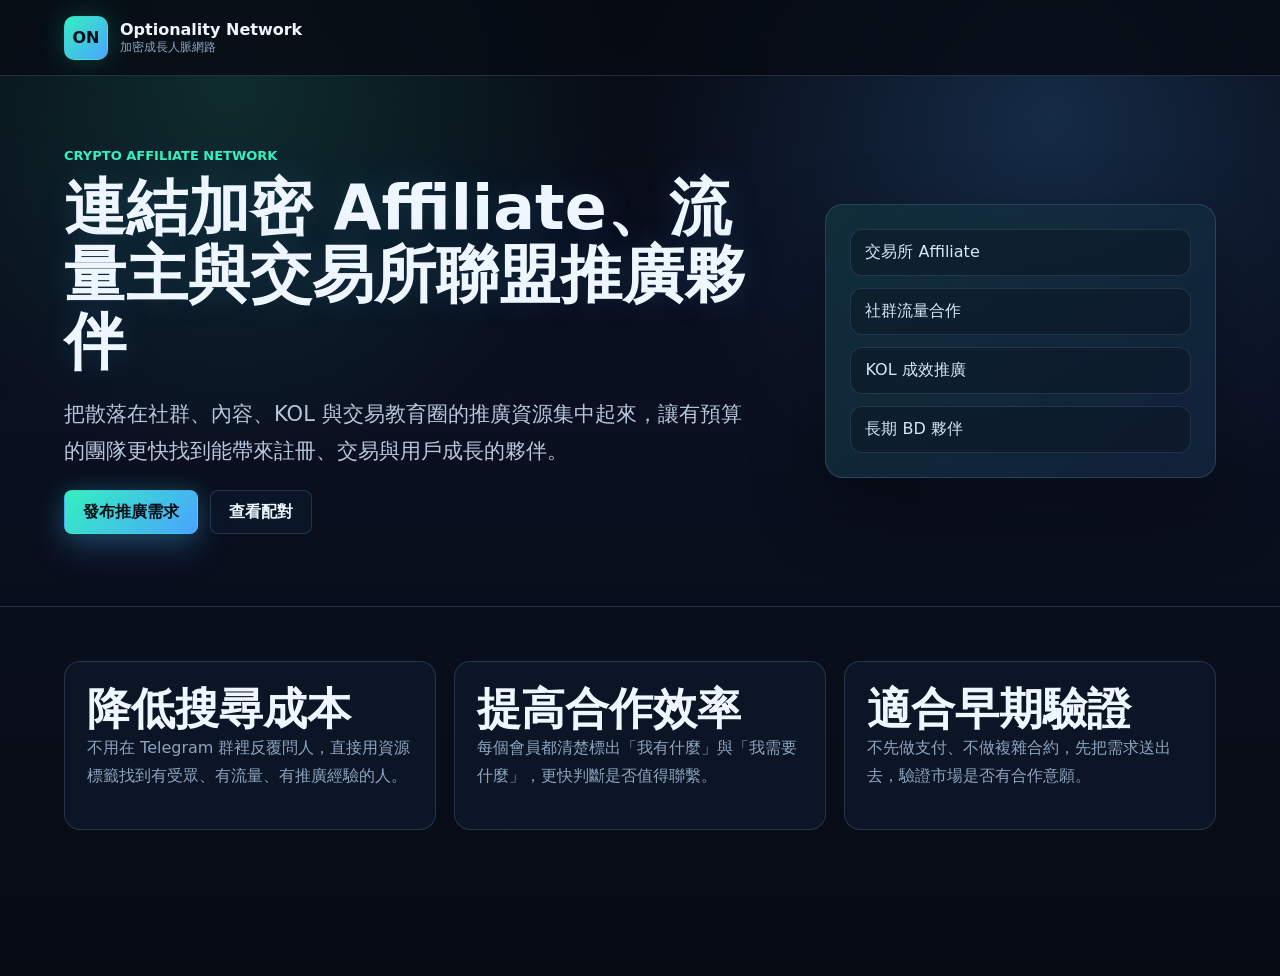
<file: crypto-affiliate-network.html>
<!doctype html>
<html lang="zh-Hant">
  <head>
    <meta charset="UTF-8" />
    <meta name="viewport" content="width=device-width, initial-scale=1.0" />
    <title>加密聯盟推廣與 Affiliate 合作｜Optionality Network</title>
    <meta name="description" content="尋找加密 Affiliate、交易所聯盟推廣、社群流量與成效型合作夥伴？Optionality Network 幫助 Web3 團隊快速連結可轉換的推廣資源。" />
    <meta name="robots" content="index, follow" />
    <link rel="canonical" href="https://btc2049.github.io/optionality-network/crypto-affiliate-network.html" />
    <link rel="stylesheet" href="./styles.css" />
    <link rel="stylesheet" href="./seo.css" />
  </head>
  <body>
    <header class="topbar">
      <a class="brand" href="./index.html#home"><span class="brand-mark">ON</span><span><strong>Optionality Network</strong><small>加密成長人脈網路</small></span></a>
      <nav><a href="./index.html#members">會員探索</a><a href="./index.html#matches">智能配對</a><a href="./index.html#opportunities">發布需求</a></nav>
    </header>
    <main class="seo-main">
      <section class="seo-hero">
        <div>
          <p class="eyebrow">Crypto Affiliate Network</p>
          <h1>連結加密 Affiliate、流量主與交易所聯盟推廣夥伴</h1>
          <p class="subheadline">把散落在社群、內容、KOL 與交易教育圈的推廣資源集中起來，讓有預算的團隊更快找到能帶來註冊、交易與用戶成長的夥伴。</p>
          <div class="hero-actions"><a class="button primary" href="./index.html#opportunities">發布推廣需求</a><a class="button secondary" href="./index.html#matches">查看配對</a></div>
        </div>
        <aside class="seo-panel"><ul><li>交易所 Affiliate</li><li>社群流量合作</li><li>KOL 成效推廣</li><li>長期 BD 夥伴</li></ul></aside>
      </section>
      <section class="seo-section">
        <div class="seo-grid">
          <article class="seo-card"><h2>降低搜尋成本</h2><p>不用在 Telegram 群裡反覆問人，直接用資源標籤找到有受眾、有流量、有推廣經驗的人。</p></article>
          <article class="seo-card"><h2>提高合作效率</h2><p>每個會員都清楚標出「我有什麼」與「我需要什麼」，更快判斷是否值得聯繫。</p></article>
          <article class="seo-card"><h2>適合早期驗證</h2><p>不先做支付、不做複雜合約，先把需求送出去，驗證市場是否有合作意願。</p></article>
        </div>
      </section>
    </main>
  </body>
</html>
</file>
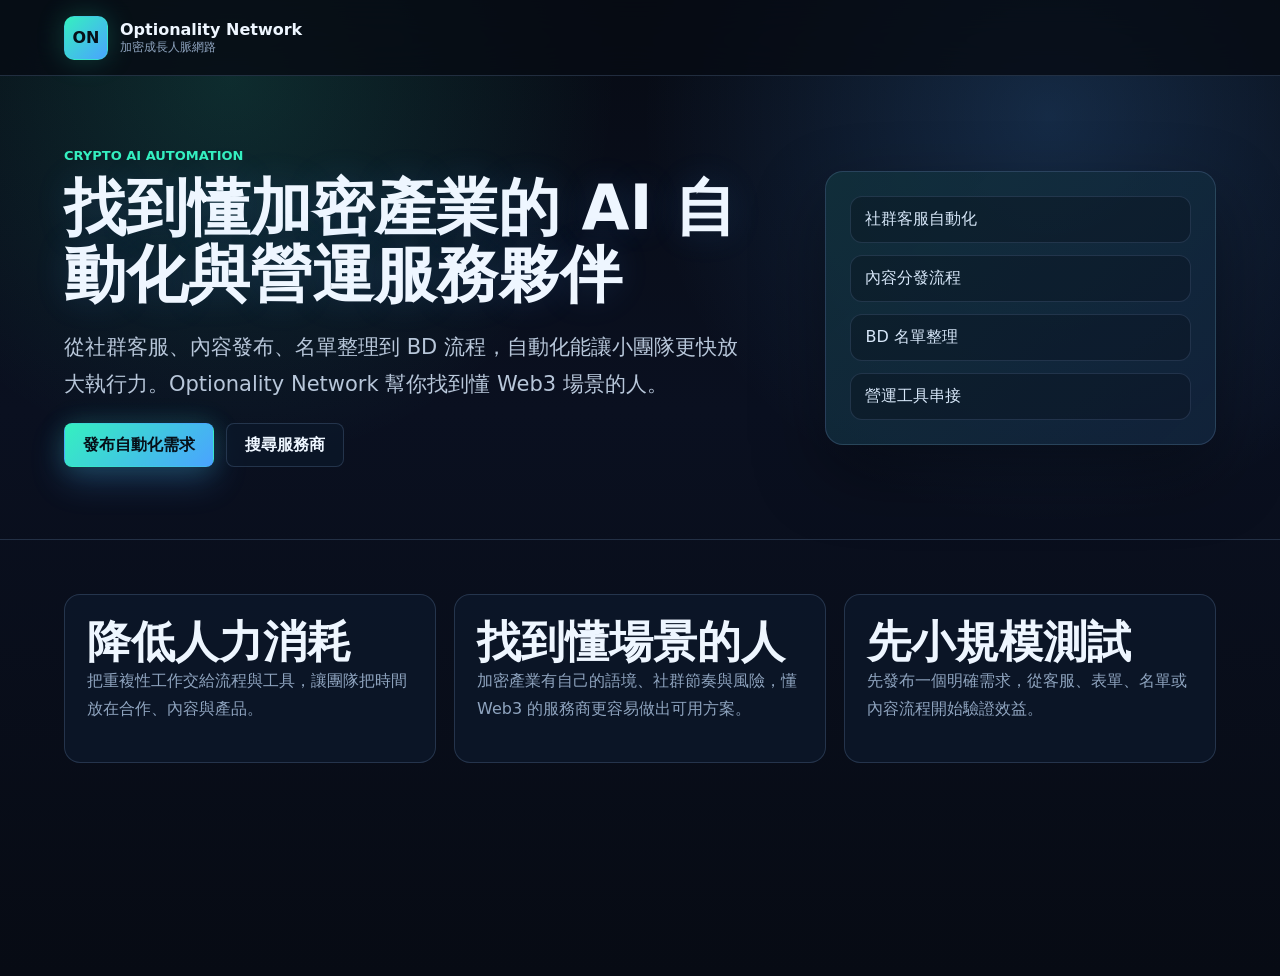
<file: crypto-ai-automation.html>
<!doctype html>
<html lang="zh-Hant">
  <head>
    <meta charset="UTF-8" />
    <meta name="viewport" content="width=device-width, initial-scale=1.0" />
    <title>加密團隊 AI 自動化服務｜Optionality Network</title>
    <meta name="description" content="尋找加密社群客服、內容分發、BD 名單整理、營運流程與 AI 自動化服務商？Optionality Network 幫助 Web3 團隊找到合適服務夥伴。" />
    <meta name="robots" content="index, follow" />
    <link rel="canonical" href="https://btc2049.github.io/optionality-network/crypto-ai-automation.html" />
    <link rel="stylesheet" href="./styles.css" />
    <link rel="stylesheet" href="./seo.css" />
  </head>
  <body>
    <header class="topbar">
      <a class="brand" href="./index.html#home"><span class="brand-mark">ON</span><span><strong>Optionality Network</strong><small>加密成長人脈網路</small></span></a>
      <nav><a href="./index.html#members">會員探索</a><a href="./index.html#matches">智能配對</a><a href="./index.html#opportunities">發布需求</a></nav>
    </header>
    <main class="seo-main">
      <section class="seo-hero">
        <div>
          <p class="eyebrow">Crypto AI Automation</p>
          <h1>找到懂加密產業的 AI 自動化與營運服務夥伴</h1>
          <p class="subheadline">從社群客服、內容發布、名單整理到 BD 流程，自動化能讓小團隊更快放大執行力。Optionality Network 幫你找到懂 Web3 場景的人。</p>
          <div class="hero-actions"><a class="button primary" href="./index.html#opportunities">發布自動化需求</a><a class="button secondary" href="./index.html#members">搜尋服務商</a></div>
        </div>
        <aside class="seo-panel"><ul><li>社群客服自動化</li><li>內容分發流程</li><li>BD 名單整理</li><li>營運工具串接</li></ul></aside>
      </section>
      <section class="seo-section">
        <div class="seo-grid">
          <article class="seo-card"><h2>降低人力消耗</h2><p>把重複性工作交給流程與工具，讓團隊把時間放在合作、內容與產品。</p></article>
          <article class="seo-card"><h2>找到懂場景的人</h2><p>加密產業有自己的語境、社群節奏與風險，懂 Web3 的服務商更容易做出可用方案。</p></article>
          <article class="seo-card"><h2>先小規模測試</h2><p>先發布一個明確需求，從客服、表單、名單或內容流程開始驗證效益。</p></article>
        </div>
      </section>
    </main>
  </body>
</html>
</file>
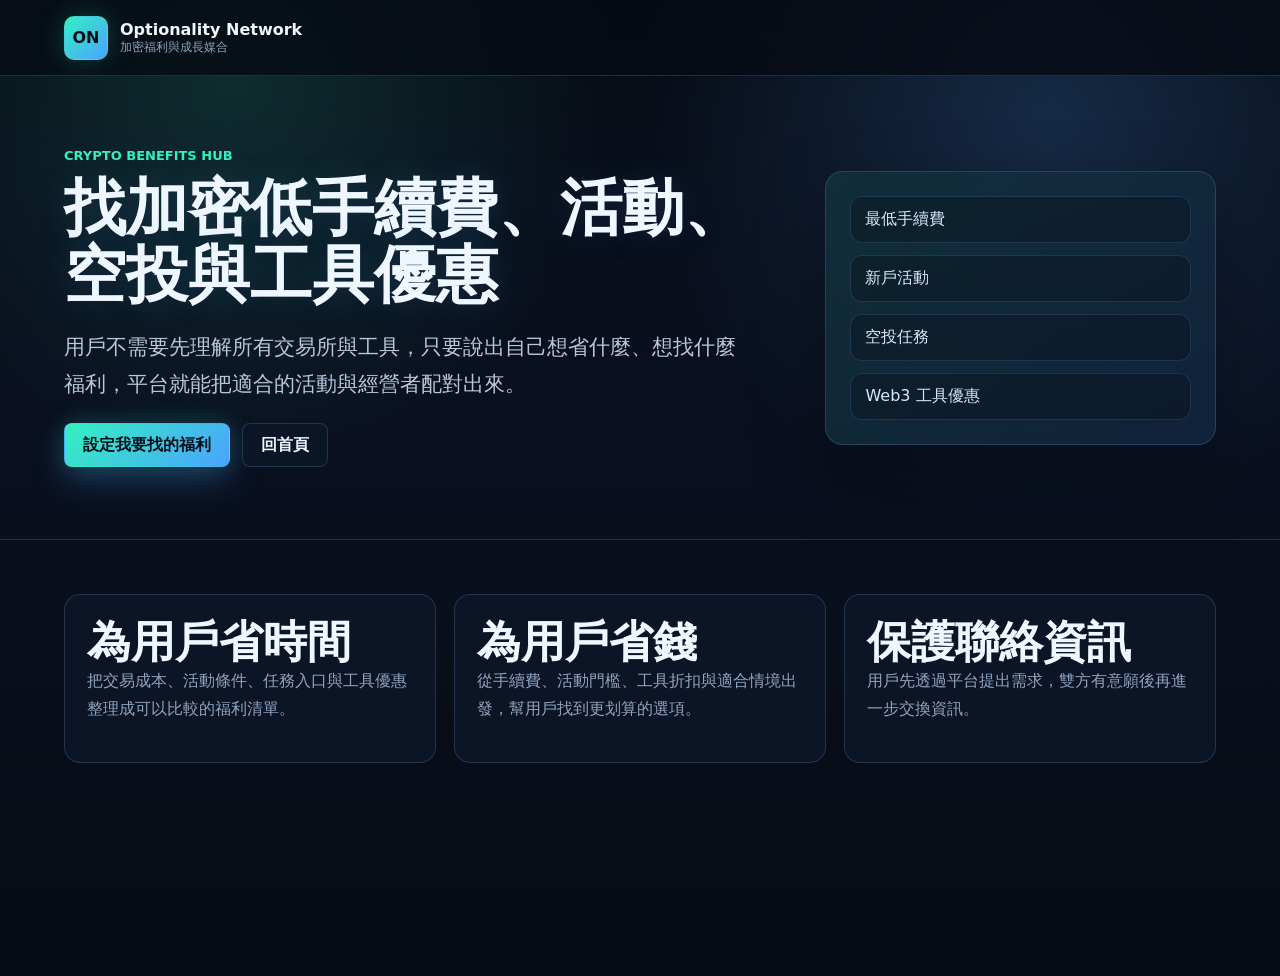
<file: crypto-benefits-hub.html>
<!doctype html>
<html lang="zh-Hant">
  <head>
    <meta charset="UTF-8" />
    <meta name="viewport" content="width=device-width, initial-scale=1.0" />
    <title>加密福利中心｜低手續費、活動、空投與工具優惠</title>
    <meta name="description" content="Crypto Benefits Hub 幫用戶尋找加密交易低手續費、交易所活動、新戶福利、空投任務與 Web3 工具優惠，並透過平台媒合適合的經營者。" />
    <meta name="robots" content="index, follow" />
    <link rel="canonical" href="https://btc2049.github.io/optionality-network/crypto-benefits-hub.html" />
    <link rel="stylesheet" href="./styles.css" />
    <link rel="stylesheet" href="./seo.css" />
  </head>
  <body>
    <header class="topbar">
      <a class="brand" href="./index.html#home"><span class="brand-mark">ON</span><span><strong>Optionality Network</strong><small>加密福利與成長媒合</small></span></a>
      <nav><a href="./index.html#benefits">加密福利</a><a href="./index.html#members">經營者配對</a><a href="./index.html#home">身份選擇</a></nav>
    </header>
    <main class="seo-main">
      <section class="seo-hero">
        <div>
          <p class="eyebrow">Crypto Benefits Hub</p>
          <h1>找加密低手續費、活動、空投與工具優惠</h1>
          <p class="subheadline">用戶不需要先理解所有交易所與工具，只要說出自己想省什麼、想找什麼福利，平台就能把適合的活動與經營者配對出來。</p>
          <div class="hero-actions"><a class="button primary" href="./index.html#benefits">設定我要找的福利</a><a class="button secondary" href="./index.html#home">回首頁</a></div>
        </div>
        <aside class="seo-panel"><ul><li>最低手續費</li><li>新戶活動</li><li>空投任務</li><li>Web3 工具優惠</li></ul></aside>
      </section>
      <section class="seo-section">
        <div class="seo-grid">
          <article class="seo-card"><h2>為用戶省時間</h2><p>把交易成本、活動條件、任務入口與工具優惠整理成可以比較的福利清單。</p></article>
          <article class="seo-card"><h2>為用戶省錢</h2><p>從手續費、活動門檻、工具折扣與適合情境出發，幫用戶找到更划算的選項。</p></article>
          <article class="seo-card"><h2>保護聯絡資訊</h2><p>用戶先透過平台提出需求，雙方有意願後再進一步交換資訊。</p></article>
        </div>
      </section>
    </main>
  </body>
</html>
</file>
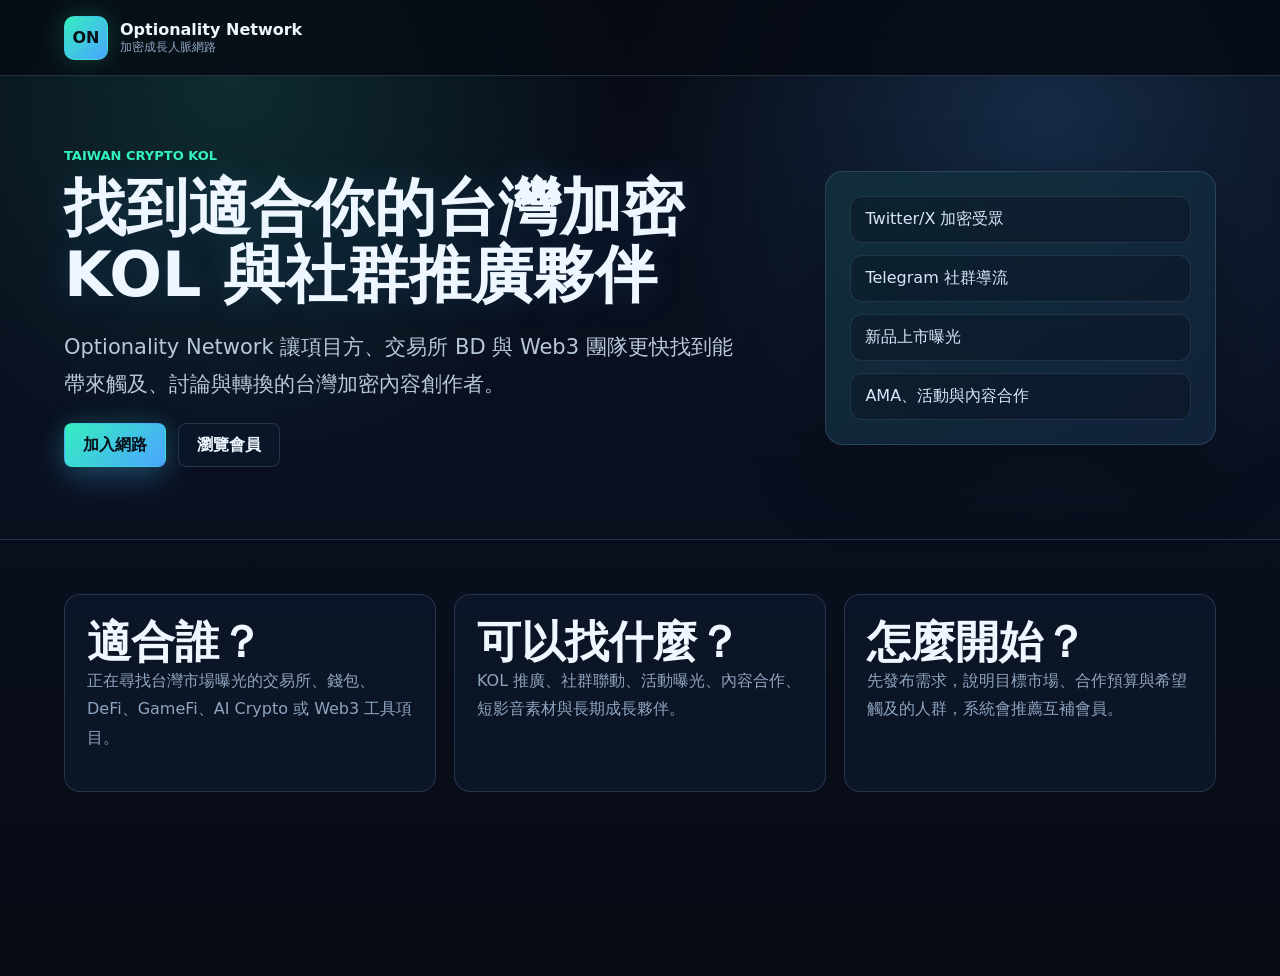
<file: taiwan-crypto-kol.html>
<!doctype html>
<html lang="zh-Hant">
  <head>
    <meta charset="UTF-8" />
    <meta name="viewport" content="width=device-width, initial-scale=1.0" />
    <title>台灣加密 KOL 合作｜Optionality Network</title>
    <meta name="description" content="尋找台灣加密 KOL、Twitter/X 受眾與 Telegram 社群合作？Optionality Network 幫助 Web3 項目方快速找到適合的加密推廣夥伴。" />
    <meta name="robots" content="index, follow" />
    <link rel="canonical" href="https://btc2049.github.io/optionality-network/taiwan-crypto-kol.html" />
    <meta property="og:title" content="台灣加密 KOL 合作｜Optionality Network" />
    <meta property="og:description" content="找到台灣加密 KOL、社群主與內容推廣夥伴，讓項目上市、活動曝光與社群成長更快啟動。" />
    <link rel="stylesheet" href="./styles.css" />
    <link rel="stylesheet" href="./seo.css" />
    <script type="application/ld+json">
      {"@context":"https://schema.org","@type":"WebPage","name":"台灣加密 KOL 合作","url":"https://btc2049.github.io/optionality-network/taiwan-crypto-kol.html","inLanguage":"zh-Hant-TW"}
    </script>
  </head>
  <body>
    <header class="topbar">
      <a class="brand" href="./index.html#home"><span class="brand-mark">ON</span><span><strong>Optionality Network</strong><small>加密成長人脈網路</small></span></a>
      <nav><a href="./index.html#members">會員探索</a><a href="./index.html#matches">智能配對</a><a href="./index.html#opportunities">發布需求</a></nav>
    </header>
    <main class="seo-main">
      <section class="seo-hero">
        <div>
          <p class="eyebrow">Taiwan Crypto KOL</p>
          <h1>找到適合你的台灣加密 KOL 與社群推廣夥伴</h1>
          <p class="subheadline">Optionality Network 讓項目方、交易所 BD 與 Web3 團隊更快找到能帶來觸及、討論與轉換的台灣加密內容創作者。</p>
          <div class="hero-actions"><a class="button primary" href="./index.html#quick-start">加入網路</a><a class="button secondary" href="./index.html#members">瀏覽會員</a></div>
        </div>
        <aside class="seo-panel">
          <ul>
            <li>Twitter/X 加密受眾</li>
            <li>Telegram 社群導流</li>
            <li>新品上市曝光</li>
            <li>AMA、活動與內容合作</li>
          </ul>
        </aside>
      </section>
      <section class="seo-section">
        <div class="seo-grid">
          <article class="seo-card"><h2>適合誰？</h2><p>正在尋找台灣市場曝光的交易所、錢包、DeFi、GameFi、AI Crypto 或 Web3 工具項目。</p></article>
          <article class="seo-card"><h2>可以找什麼？</h2><p>KOL 推廣、社群聯動、活動曝光、內容合作、短影音素材與長期成長夥伴。</p></article>
          <article class="seo-card"><h2>怎麼開始？</h2><p>先發布需求，說明目標市場、合作預算與希望觸及的人群，系統會推薦互補會員。</p></article>
        </div>
      </section>
    </main>
  </body>
</html>
</file>
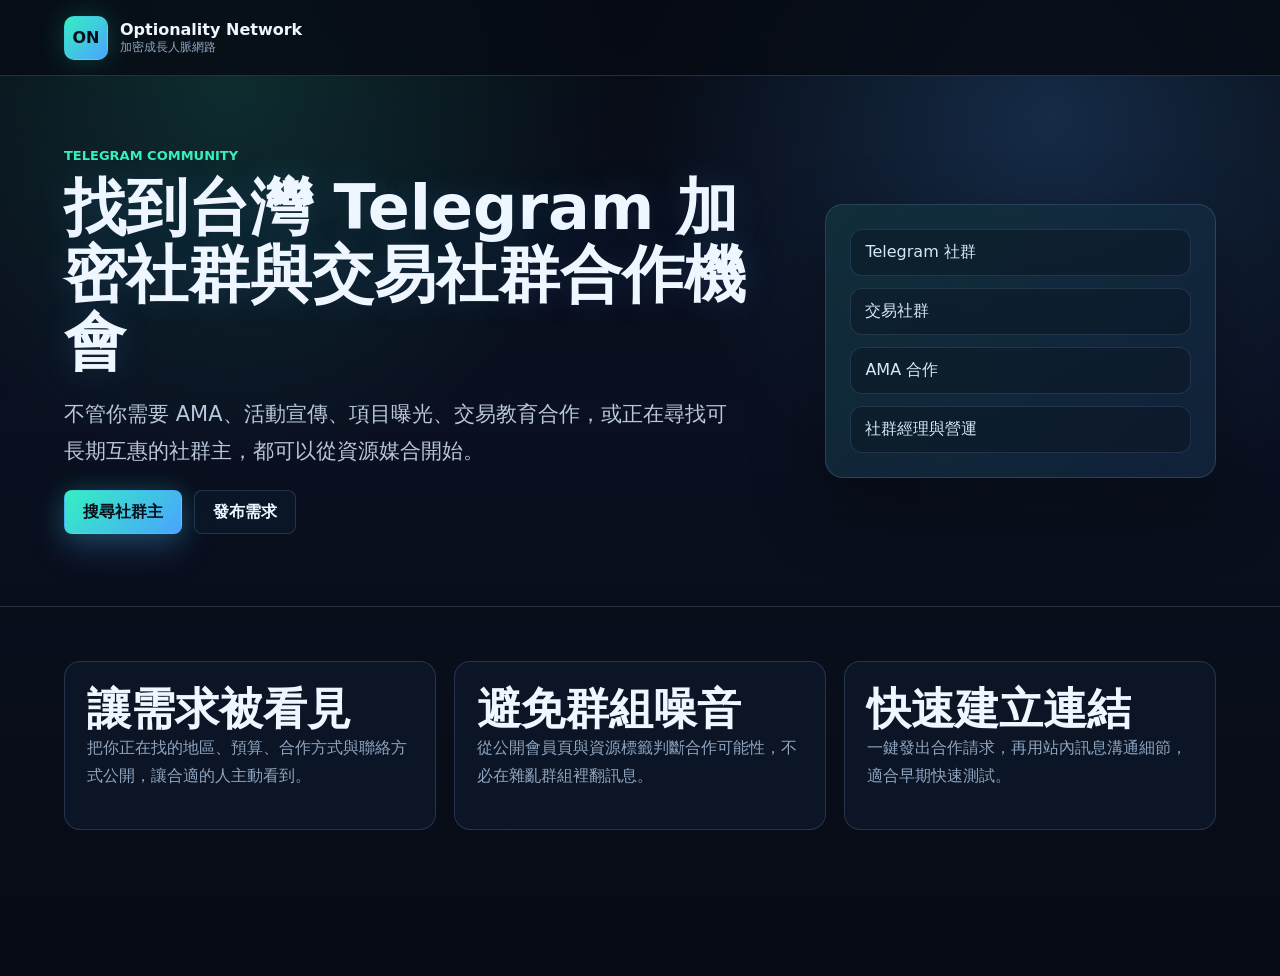
<file: telegram-crypto-community.html>
<!doctype html>
<html lang="zh-Hant">
  <head>
    <meta charset="UTF-8" />
    <meta name="viewport" content="width=device-width, initial-scale=1.0" />
    <title>Telegram 加密社群合作｜Optionality Network</title>
    <meta name="description" content="尋找台灣 Telegram 加密社群、交易社群與 Web3 社群合作？Optionality Network 幫助項目方快速找到能互相導流與推廣的社群主。" />
    <meta name="robots" content="index, follow" />
    <link rel="canonical" href="https://btc2049.github.io/optionality-network/telegram-crypto-community.html" />
    <link rel="stylesheet" href="./styles.css" />
    <link rel="stylesheet" href="./seo.css" />
  </head>
  <body>
    <header class="topbar">
      <a class="brand" href="./index.html#home"><span class="brand-mark">ON</span><span><strong>Optionality Network</strong><small>加密成長人脈網路</small></span></a>
      <nav><a href="./index.html#members">會員探索</a><a href="./index.html#opportunities">發布需求</a><a href="./index.html#quick-start">加入</a></nav>
    </header>
    <main class="seo-main">
      <section class="seo-hero">
        <div>
          <p class="eyebrow">Telegram Community</p>
          <h1>找到台灣 Telegram 加密社群與交易社群合作機會</h1>
          <p class="subheadline">不管你需要 AMA、活動宣傳、項目曝光、交易教育合作，或正在尋找可長期互惠的社群主，都可以從資源媒合開始。</p>
          <div class="hero-actions"><a class="button primary" href="./index.html#members">搜尋社群主</a><a class="button secondary" href="./index.html#opportunities">發布需求</a></div>
        </div>
        <aside class="seo-panel"><ul><li>Telegram 社群</li><li>交易社群</li><li>AMA 合作</li><li>社群經理與營運</li></ul></aside>
      </section>
      <section class="seo-section">
        <div class="seo-grid">
          <article class="seo-card"><h2>讓需求被看見</h2><p>把你正在找的地區、預算、合作方式與聯絡方式公開，讓合適的人主動看到。</p></article>
          <article class="seo-card"><h2>避免群組噪音</h2><p>從公開會員頁與資源標籤判斷合作可能性，不必在雜亂群組裡翻訊息。</p></article>
          <article class="seo-card"><h2>快速建立連結</h2><p>一鍵發出合作請求，再用站內訊息溝通細節，適合早期快速測試。</p></article>
        </div>
      </section>
    </main>
  </body>
</html>
</file>
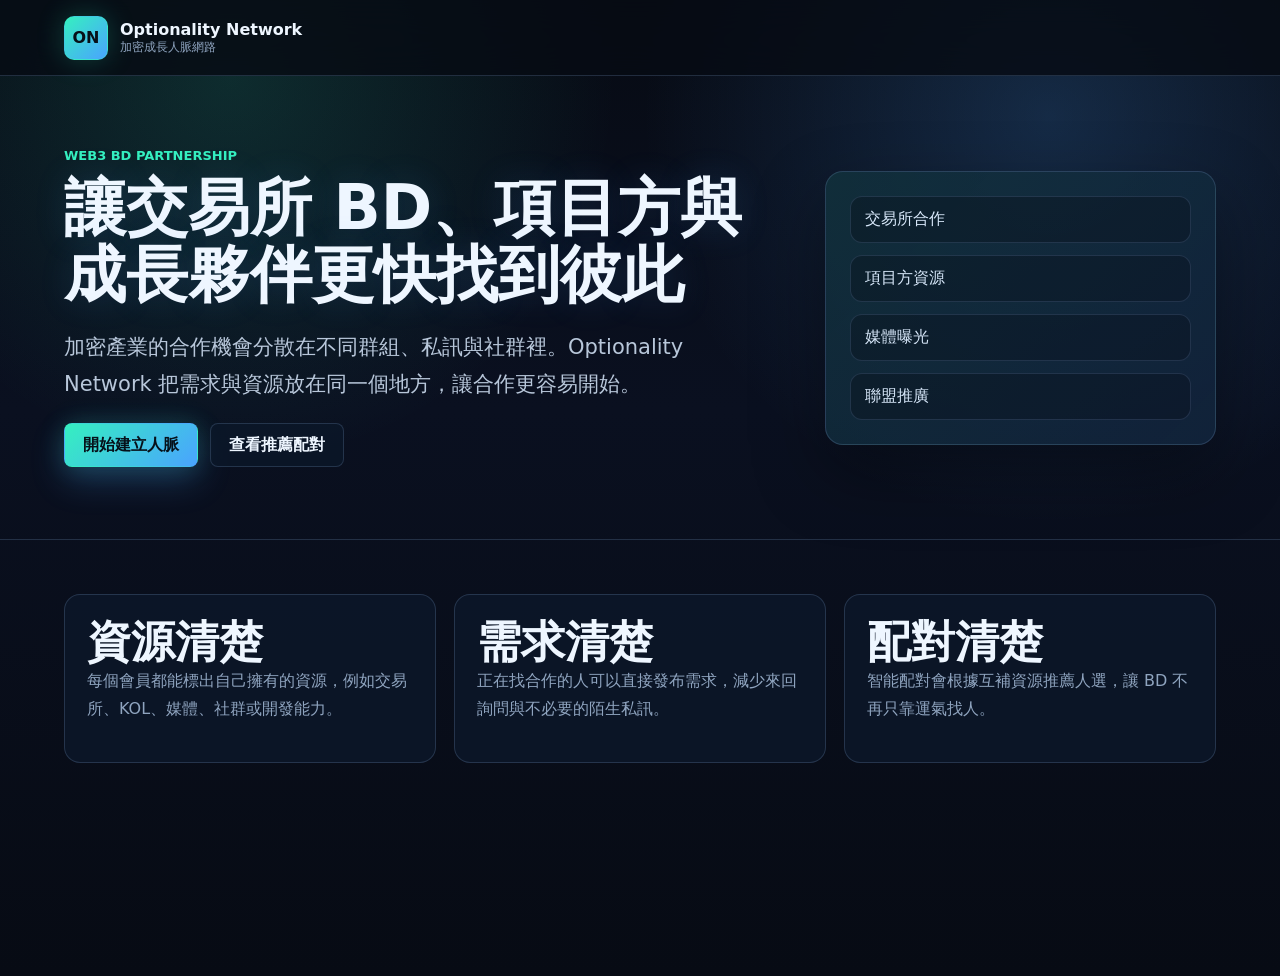
<file: web3-bd-partnership.html>
<!doctype html>
<html lang="zh-Hant">
  <head>
    <meta charset="UTF-8" />
    <meta name="viewport" content="width=device-width, initial-scale=1.0" />
    <title>Web3 BD 與加密商務合作｜Optionality Network</title>
    <meta name="description" content="尋找 Web3 BD、交易所合作、項目方資源、媒體曝光與社群推廣夥伴？Optionality Network 幫助加密產業快速建立合作連結。" />
    <meta name="robots" content="index, follow" />
    <link rel="canonical" href="https://btc2049.github.io/optionality-network/web3-bd-partnership.html" />
    <link rel="stylesheet" href="./styles.css" />
    <link rel="stylesheet" href="./seo.css" />
  </head>
  <body>
    <header class="topbar">
      <a class="brand" href="./index.html#home"><span class="brand-mark">ON</span><span><strong>Optionality Network</strong><small>加密成長人脈網路</small></span></a>
      <nav><a href="./index.html#matches">智能配對</a><a href="./index.html#members">會員探索</a><a href="./index.html#opportunities">發布需求</a></nav>
    </header>
    <main class="seo-main">
      <section class="seo-hero">
        <div>
          <p class="eyebrow">Web3 BD Partnership</p>
          <h1>讓交易所 BD、項目方與成長夥伴更快找到彼此</h1>
          <p class="subheadline">加密產業的合作機會分散在不同群組、私訊與社群裡。Optionality Network 把需求與資源放在同一個地方，讓合作更容易開始。</p>
          <div class="hero-actions"><a class="button primary" href="./index.html#quick-start">開始建立人脈</a><a class="button secondary" href="./index.html#matches">查看推薦配對</a></div>
        </div>
        <aside class="seo-panel"><ul><li>交易所合作</li><li>項目方資源</li><li>媒體曝光</li><li>聯盟推廣</li></ul></aside>
      </section>
      <section class="seo-section">
        <div class="seo-grid">
          <article class="seo-card"><h2>資源清楚</h2><p>每個會員都能標出自己擁有的資源，例如交易所、KOL、媒體、社群或開發能力。</p></article>
          <article class="seo-card"><h2>需求清楚</h2><p>正在找合作的人可以直接發布需求，減少來回詢問與不必要的陌生私訊。</p></article>
          <article class="seo-card"><h2>配對清楚</h2><p>智能配對會根據互補資源推薦人選，讓 BD 不再只靠運氣找人。</p></article>
        </div>
      </section>
    </main>
  </body>
</html>
</file>
<file: styles.css>
:root {
  color-scheme: dark;
  --ink: #eef6ff;
  --muted: #8fa4bf;
  --line: rgba(130, 162, 207, 0.22);
  --soft: #0b1220;
  --panel: rgba(13, 24, 42, 0.82);
  --panel-strong: rgba(18, 32, 55, 0.94);
  --blue: #4aa3ff;
  --green: #35f0c0;
  --amber: #ffd166;
  --red: #ff5c7a;
  --shadow: 0 28px 70px rgba(0, 0, 0, 0.36);
}

* {
  box-sizing: border-box;
}

html {
  scroll-behavior: smooth;
  background: #070b14;
}

body {
  margin: 0;
  color: var(--ink);
  background:
    radial-gradient(circle at 18% 8%, rgba(53, 240, 192, 0.14), transparent 28%),
    radial-gradient(circle at 82% 12%, rgba(74, 163, 255, 0.2), transparent 30%),
    linear-gradient(180deg, #070b14 0%, #0a1020 42%, #070b14 100%);
  font-family: "Microsoft JhengHei", "PingFang TC", "Noto Sans TC", system-ui, sans-serif;
}

body::before {
  position: fixed;
  inset: 0;
  z-index: -1;
  content: "";
  background-image:
    linear-gradient(rgba(143, 164, 191, 0.06) 1px, transparent 1px),
    linear-gradient(90deg, rgba(143, 164, 191, 0.06) 1px, transparent 1px);
  background-size: 44px 44px;
  mask-image: linear-gradient(to bottom, rgba(0, 0, 0, 0.9), transparent 82%);
}

a {
  color: inherit;
  text-decoration: none;
}

button,
input,
select,
textarea {
  font: inherit;
}

.topbar {
  position: sticky;
  top: 0;
  z-index: 40;
  display: flex;
  align-items: center;
  justify-content: space-between;
  gap: 24px;
  min-height: 76px;
  padding: 12px clamp(18px, 5vw, 64px);
  border-bottom: 1px solid var(--line);
  background: rgba(7, 11, 20, 0.82);
  backdrop-filter: blur(18px);
}

.brand {
  display: flex;
  align-items: center;
  gap: 12px;
  min-width: 232px;
}

.brand-mark {
  display: grid;
  place-items: center;
  width: 44px;
  height: 44px;
  border: 1px solid rgba(53, 240, 192, 0.35);
  border-radius: 10px;
  color: #071018;
  background: linear-gradient(135deg, var(--green), var(--blue));
  box-shadow: 0 0 28px rgba(53, 240, 192, 0.22);
  font-weight: 900;
}

.brand small {
  display: block;
  color: var(--muted);
  font-size: 12px;
}

.primary-nav {
  display: flex;
  align-items: center;
  justify-content: center;
  gap: 4px;
  min-width: 0;
  margin-left: auto;
}

.primary-nav a {
  display: none;
  min-height: 40px;
  align-items: center;
  justify-content: center;
  padding: 0 13px;
  border-radius: 8px;
  color: #bfd0e6;
  font-size: 14px;
  font-weight: 800;
  white-space: nowrap;
}

body[data-audience="user"] .primary-nav a[data-audience="user"],
body[data-audience="operator"] .primary-nav a[data-audience="operator"] {
  display: inline-flex;
}

.primary-nav a:hover,
.primary-nav a.active {
  color: var(--green);
  background: rgba(53, 240, 192, 0.09);
}

nav {
  position: absolute;
  top: calc(100% + 12px);
  right: clamp(16px, 4vw, 44px);
  z-index: 50;
  display: none;
  width: min(340px, calc(100vw - 32px));
  grid-template-columns: 1fr;
  gap: 6px;
  padding: 12px;
  border: 1px solid rgba(53, 240, 192, 0.2);
  border-radius: 16px;
  color: #bfd0e6;
  background: rgba(7, 14, 26, 0.98);
  box-shadow: 0 24px 60px rgba(0, 0, 0, 0.36);
  backdrop-filter: blur(18px);
  font-size: 14px;
  font-weight: 800;
}

nav a {
  display: block;
  padding: 12px 14px;
  border-radius: 12px;
  transition: color 0.2s ease;
}

nav a.audience-hidden {
  display: none;
}

nav a:hover {
  color: var(--green);
  background: rgba(53, 240, 192, 0.08);
}

nav a.active {
  color: var(--green);
  background: rgba(53, 240, 192, 0.1);
}

nav a.active::after {
  display: none;
}

body.nav-open nav {
  display: grid;
}

.menu-button {
  display: inline-grid;
  place-items: center;
  gap: 5px;
  width: 48px;
  height: 48px;
  margin-left: auto;
  border: 1px solid var(--line);
  border-radius: 12px;
  background: rgba(10, 24, 43, 0.86);
  box-shadow: 0 0 24px rgba(53, 240, 192, 0.08);
  cursor: pointer;
}

.menu-button span {
  display: block;
  width: 20px;
  height: 2px;
  border-radius: 999px;
  background: var(--ink);
  transition: transform 0.2s ease, opacity 0.2s ease;
}

body.nav-open .menu-button span:nth-child(1) {
  transform: translateY(7px) rotate(45deg);
}

body.nav-open .menu-button span:nth-child(2) {
  opacity: 0;
}

body.nav-open .menu-button span:nth-child(3) {
  transform: translateY(-7px) rotate(-45deg);
}

.hidden {
  display: none !important;
}

.button {
  display: inline-flex;
  align-items: center;
  justify-content: center;
  min-height: 44px;
  padding: 0 18px;
  border: 1px solid transparent;
  border-radius: 8px;
  cursor: pointer;
  font-weight: 900;
  transition: transform 0.2s ease, box-shadow 0.2s ease, border-color 0.2s ease;
}

.button.primary {
  color: #061019;
  background: linear-gradient(135deg, var(--green), var(--blue));
  box-shadow: 0 14px 34px rgba(74, 163, 255, 0.24), 0 0 26px rgba(53, 240, 192, 0.18);
}

.button.secondary,
.button.ghost {
  color: var(--ink);
  background: rgba(12, 24, 42, 0.72);
  border-color: var(--line);
}

.button.ghost {
  color: var(--muted);
}

.button:hover {
  border-color: rgba(53, 240, 192, 0.42);
  transform: translateY(-1px);
}

.wide {
  width: 100%;
}

main > section {
  padding: 72px clamp(18px, 5vw, 64px);
}

.page-hidden {
  display: none !important;
}

.page-active {
  display: block;
  min-height: calc(100vh - 92px);
}

.hero.page-active {
  display: grid;
}

.hero {
  position: relative;
  display: grid;
  grid-template-columns: minmax(0, 0.95fr) minmax(360px, 0.72fr);
  gap: clamp(34px, 6vw, 88px);
  align-items: center;
  min-height: 760px;
  padding-top: 72px;
  padding-bottom: 72px;
  overflow: hidden;
}

.hero::after {
  position: absolute;
  right: 7%;
  bottom: 12%;
  width: 360px;
  height: 360px;
  content: "";
  border: 1px solid rgba(74, 163, 255, 0.2);
  border-radius: 50%;
  background: radial-gradient(circle, rgba(74, 163, 255, 0.12), transparent 62%);
  filter: blur(0.2px);
  pointer-events: none;
}

.hero-copy {
  position: relative;
  z-index: 1;
  max-width: 760px;
}

.eyebrow {
  margin: 0 0 12px;
  color: var(--green);
  font-size: 13px;
  font-weight: 900;
  letter-spacing: 0;
  text-transform: uppercase;
}

h1,
h2,
h3,
h4,
p {
  margin-top: 0;
}

h1 {
  max-width: 760px;
  margin-bottom: 20px;
  font-size: clamp(42px, 5.2vw, 64px);
  line-height: 1.08;
  letter-spacing: 0;
  text-shadow: 0 0 34px rgba(74, 163, 255, 0.16);
}

h2 {
  margin-bottom: 0;
  font-size: clamp(28px, 4vw, 44px);
  line-height: 1.12;
}

.subheadline {
  max-width: 680px;
  color: #b8c7da;
  font-size: clamp(17px, 1.7vw, 21px);
  line-height: 1.75;
}

.hero-actions,
.auth-row,
.row-actions {
  display: flex;
  flex-wrap: wrap;
  gap: 12px;
}

.hero > .hero-copy > .hero-actions {
  display: none;
}

.hero .hero-actions .button.secondary {
  display: none;
}

.home-login-card {
  max-width: 520px;
  margin-top: 18px;
}

.trust-row {
  display: flex;
  flex-wrap: wrap;
  gap: 12px;
  margin-top: 30px;
  color: var(--muted);
}

.trust-row span {
  padding: 8px 10px;
  border: 1px solid var(--line);
  border-radius: 999px;
  background: rgba(12, 24, 42, 0.48);
}

.trust-row strong {
  color: var(--green);
}

.role-switch {
  display: grid;
  grid-template-columns: repeat(2, minmax(0, 1fr));
  gap: 16px;
  margin-top: 24px;
}

.role-card {
  position: relative;
  display: grid;
  grid-template-columns: 52px 1fr;
  gap: 8px 14px;
  min-height: 210px;
  padding: 22px;
  overflow: hidden;
  border: 1px solid rgba(148, 173, 204, 0.22);
  border-radius: 14px;
  background: rgba(12, 24, 42, 0.72);
  box-shadow: 0 18px 36px rgba(0, 0, 0, 0.16);
  transition: transform 0.2s ease, border-color 0.2s ease, box-shadow 0.2s ease;
}

.role-card:hover {
  border-color: rgba(53, 240, 192, 0.42);
  transform: translateY(-2px);
  box-shadow: 0 22px 44px rgba(0, 0, 0, 0.24);
}

.role-card::before {
  display: grid;
  grid-row: 1 / span 2;
  place-items: center;
  width: 52px;
  height: 52px;
  border: 1px solid rgba(53, 240, 192, 0.32);
  border-radius: 12px;
  color: #061019;
  background: var(--green);
  content: "◎";
  font-size: 24px;
  font-weight: 900;
}

.role-card::after {
  grid-column: 1 / -1;
  align-self: end;
  margin-top: 10px;
  padding-top: 14px;
  border-top: 1px solid rgba(148, 173, 204, 0.16);
  color: var(--green);
  content: "進入福利中心  →";
  font-size: 15px;
  font-weight: 900;
}

.role-card span {
  align-self: end;
  color: var(--green);
  font-size: 13px;
  font-weight: 900;
}

.role-card strong {
  align-self: start;
  font-size: 20px;
  line-height: 1.4;
}

.role-card small {
  grid-column: 1 / -1;
  color: var(--muted);
  line-height: 1.6;
}

.user-side {
  background: linear-gradient(135deg, rgba(53, 240, 192, 0.12), rgba(12, 24, 42, 0.72));
}

.operator-side {
  background: linear-gradient(135deg, rgba(74, 163, 255, 0.13), rgba(12, 24, 42, 0.72));
}

.operator-side::before {
  border-color: rgba(74, 163, 255, 0.42);
  background: var(--blue);
  content: "↗";
}

.operator-side::after {
  color: #8fc6ff;
  content: "進入經營者平台  →";
}

.network-panel {
  position: relative;
  z-index: 1;
  padding: 28px;
  border: 1px solid var(--line);
  border-radius: 12px;
  background: linear-gradient(180deg, rgba(18, 32, 55, 0.86), rgba(9, 18, 33, 0.88));
  box-shadow: var(--shadow), inset 0 1px 0 rgba(255, 255, 255, 0.06);
  backdrop-filter: blur(18px);
}

.panel-header {
  display: flex;
  justify-content: space-between;
  gap: 16px;
  padding-bottom: 18px;
  border-bottom: 1px solid var(--line);
  color: var(--muted);
}

.panel-header strong {
  color: var(--ink);
}

.match-card {
  display: flex;
  align-items: center;
  justify-content: space-between;
  gap: 18px;
  margin-top: 16px;
  padding: 18px;
  border: 1px solid var(--line);
  border-radius: 10px;
  background: rgba(7, 13, 25, 0.66);
}

.match-card.featured {
  border-color: rgba(53, 240, 192, 0.36);
  background: linear-gradient(135deg, rgba(53, 240, 192, 0.1), rgba(74, 163, 255, 0.08));
}

.match-card small {
  display: block;
  margin-bottom: 6px;
  color: var(--muted);
}

.match-card span {
  color: var(--green);
  font-size: 24px;
  font-weight: 900;
}

.orbit-grid {
  display: grid;
  grid-template-columns: repeat(3, 1fr);
  gap: 10px;
  margin-top: 18px;
}

.orbit-grid span,
.tag-picker button,
.filter,
.member-card .tag,
.status {
  display: inline-flex;
  align-items: center;
  justify-content: center;
  min-height: 34px;
  padding: 6px 10px;
  border: 1px solid var(--line);
  border-radius: 999px;
  background: rgba(9, 18, 33, 0.75);
  color: #c8d8ea;
  font-size: 13px;
  font-weight: 800;
}

.section-heading {
  display: flex;
  align-items: end;
  justify-content: space-between;
  gap: 24px;
  margin-bottom: 28px;
}

.section-note {
  max-width: 520px;
  margin: 0;
  color: var(--muted);
  line-height: 1.7;
}

.unlock-flow {
  display: flex;
  flex-wrap: wrap;
  gap: 10px;
  margin: -10px 0 22px;
}

.unlock-flow span {
  display: inline-flex;
  align-items: center;
  min-height: 34px;
  padding: 8px 12px;
  border: 1px solid rgba(53, 240, 192, 0.28);
  border-radius: 999px;
  color: #c8fff1;
  background: rgba(53, 240, 192, 0.07);
  font-size: 13px;
  font-weight: 800;
}

.unlock-flow span + span::before {
  margin-right: 10px;
  color: var(--green);
  content: "→";
}

.quick-start-section,
.benefits-section,
.benefit-offers-section,
.opportunity-section,
.admin-section,
.directory,
.matches-section,
.requests-section,
.profile-section {
  background: linear-gradient(180deg, rgba(7, 11, 20, 0.28), rgba(7, 11, 20, 0.58));
}

.audience-hero {
  display: grid;
  grid-template-columns: minmax(0, 0.9fr) minmax(320px, 0.7fr);
  gap: 18px;
  align-items: stretch;
  margin-bottom: 18px;
}

.audience-hero > div:first-child,
.benefit-card {
  border: 1px solid var(--line);
  border-radius: 14px;
  background: var(--panel);
  box-shadow: 0 18px 42px rgba(0, 0, 0, 0.16);
}

.audience-hero > div:first-child {
  display: grid;
  align-content: center;
  gap: 14px;
  padding: 26px;
}

.audience-hero h3 {
  margin-bottom: 0;
  font-size: clamp(26px, 3vw, 38px);
}

.audience-hero p,
.benefit-card p {
  color: var(--muted);
  line-height: 1.75;
}

.benefit-radar {
  display: grid;
  gap: 12px;
}

.benefit-radar article {
  padding: 18px;
}

.benefit-radar article {
  display: grid;
  grid-template-columns: 1fr auto;
  gap: 6px 16px;
  border: 1px solid rgba(53, 240, 192, 0.24);
  border-radius: 14px;
  background: linear-gradient(135deg, rgba(53, 240, 192, 0.1), rgba(74, 163, 255, 0.07));
}

.benefit-radar small,
.benefit-card span {
  color: var(--green);
  font-weight: 900;
}

.benefit-radar strong {
  font-size: 18px;
}

.benefit-radar span {
  grid-row: span 2;
  align-self: center;
  color: var(--green);
  font-size: 13px;
  font-weight: 900;
}

.benefit-grid {
  display: grid;
  grid-template-columns: repeat(3, 1fr);
  gap: 18px;
}

.benefit-workspace {
  display: grid;
  grid-template-columns: minmax(300px, 0.62fr) 1fr;
  gap: 18px;
  margin-top: 18px;
}

#benefits > .benefit-workspace {
  display: none;
}

.benefit-workspace.single-form {
  grid-template-columns: minmax(320px, 0.72fr) minmax(260px, 0.55fr);
  align-items: stretch;
}

#profile > .section-heading:not(.profile-intro) {
  display: none;
}

.benefit-match-grid {
  display: grid;
  grid-template-columns: repeat(2, 1fr);
  gap: 14px;
}

.benefit-card {
  padding: 20px;
}

.benefit-card h3 {
  margin-bottom: 8px;
}

.benefit-result {
  display: grid;
  gap: 12px;
}

.expired-benefit {
  opacity: 0.76;
}

.expired-benefit .benefit-card-head strong {
  color: #8ca0b8;
  font-size: 15px;
}

.benefit-card-head {
  display: flex;
  align-items: center;
  justify-content: space-between;
  gap: 12px;
}

.benefit-card-head strong {
  color: var(--green);
  font-size: 22px;
}

.benefit-detail-view {
  max-width: 920px;
  margin: 0 auto;
}

.benefit-detail-card {
  display: grid;
  gap: 22px;
  padding: clamp(22px, 4vw, 38px);
  border: 1px solid var(--line);
  border-radius: 14px;
  background: var(--panel);
  box-shadow: var(--shadow);
}

.benefit-detail-header {
  display: flex;
  align-items: flex-start;
  justify-content: space-between;
  gap: 18px;
}

.benefit-detail-header h2 {
  max-width: 720px;
  font-size: clamp(28px, 4vw, 42px);
}

.benefit-detail-image {
  width: 100%;
  max-height: 420px;
  object-fit: cover;
  border: 1px solid var(--line);
  border-radius: 10px;
}

.benefit-detail-summary {
  color: #c5d4e7;
  font-size: 18px;
  line-height: 1.8;
}

.benefit-facts {
  display: grid;
  grid-template-columns: repeat(3, minmax(0, 1fr));
  gap: 12px;
}

.benefit-facts div,
.benefit-notice {
  padding: 16px;
  border: 1px solid var(--line);
  border-radius: 10px;
  background: rgba(6, 12, 23, 0.52);
}

.benefit-facts small {
  display: block;
  margin-bottom: 6px;
  color: var(--muted);
}

.benefit-notice p {
  margin: 6px 0 0;
  color: var(--muted);
  line-height: 1.7;
}

.compact-heading {
  margin-bottom: 14px;
}

.quick-start-grid,
.member-grid,
.match-grid,
.admin-grid {
  display: grid;
  grid-template-columns: repeat(3, 1fr);
  gap: 18px;
}

.quick-card,
.member-card,
.post-card,
.opportunity-card,
.inbox article,
.admin-grid article,
.admin-workspace article,
.profile-card,
.signup-form {
  border: 1px solid var(--line);
  border-radius: 12px;
  background: var(--panel);
  box-shadow: 0 12px 34px rgba(0, 0, 0, 0.18), inset 0 1px 0 rgba(255, 255, 255, 0.04);
  backdrop-filter: blur(14px);
}

.quick-card {
  display: grid;
  gap: 12px;
  padding: 22px;
}

.login-controls,
.logged-in-actions {
  display: grid;
  gap: 12px;
}

.logged-in-actions strong {
  color: var(--green);
  font-size: 18px;
}

.privacy-note {
  color: #7890aa;
  font-size: 12px;
  line-height: 1.5;
}

.quick-card span {
  color: var(--green);
  font-size: 13px;
  font-weight: 900;
}

.quick-card p,
.member-card p,
.opportunity-card p,
.inbox p {
  color: var(--muted);
  line-height: 1.7;
}

.benefit-card p,
.member-card p,
.opportunity-card p {
  display: -webkit-box;
  overflow: hidden;
  -webkit-box-orient: vertical;
  -webkit-line-clamp: 3;
}

input,
select,
textarea {
  width: 100%;
  border: 1px solid var(--line);
  border-radius: 8px;
  background: rgba(6, 12, 23, 0.78);
  color: var(--ink);
  outline: none;
}

input:focus,
select:focus,
textarea:focus {
  border-color: rgba(53, 240, 192, 0.58);
  box-shadow: 0 0 0 3px rgba(53, 240, 192, 0.1);
}

input::placeholder,
textarea::placeholder {
  color: #6f829b;
}

input,
select {
  height: 46px;
  padding: 0 12px;
}

textarea {
  min-height: 128px;
  padding: 12px;
  resize: vertical;
}

label {
  display: grid;
  gap: 8px;
  color: #d6e3f3;
  font-size: 14px;
  font-weight: 800;
}

.search-shell {
  display: grid;
  gap: 14px;
  margin-bottom: 22px;
}

#memberSearch {
  min-height: 54px;
  font-size: 16px;
}

.filters {
  display: flex;
  flex-wrap: wrap;
  gap: 10px;
}

.filter {
  cursor: pointer;
}

.filter.active {
  color: #061019;
  background: var(--green);
  border-color: var(--green);
}

.member-card {
  display: grid;
  gap: 14px;
  padding: 20px;
}

.match-result {
  border-color: rgba(53, 240, 192, 0.28);
  background:
    linear-gradient(135deg, rgba(53, 240, 192, 0.08), rgba(74, 163, 255, 0.06)),
    var(--panel);
}

.match-score {
  margin-left: auto;
  padding: 8px 10px;
  border: 1px solid rgba(53, 240, 192, 0.35);
  border-radius: 999px;
  color: var(--green);
  background: rgba(53, 240, 192, 0.08);
  font-size: 14px;
  white-space: nowrap;
}

.match-result .member-top {
  flex-wrap: wrap;
}

.match-reasons {
  display: flex;
  flex-wrap: wrap;
  gap: 7px;
}

.match-reasons span {
  padding: 6px 9px;
  border: 1px solid rgba(74, 163, 255, 0.28);
  border-radius: 999px;
  color: #b8d8ff;
  background: rgba(74, 163, 255, 0.08);
  font-size: 13px;
  font-weight: 700;
}

.member-top {
  display: flex;
  gap: 14px;
  align-items: center;
}

.avatar {
  display: grid;
  flex: 0 0 auto;
  place-items: center;
  width: 54px;
  height: 54px;
  border: 1px solid rgba(74, 163, 255, 0.35);
  border-radius: 10px;
  color: #061019;
  background: linear-gradient(135deg, var(--blue), var(--green));
  font-weight: 900;
}

.member-top small {
  color: var(--muted);
}

.tag-list {
  display: flex;
  flex-wrap: wrap;
  gap: 8px;
}

.tag.need {
  border-color: rgba(74, 163, 255, 0.38);
  color: #9ccaff;
  background: rgba(74, 163, 255, 0.08);
}

.member-meta,
.metrics-mini {
  display: flex;
  flex-wrap: wrap;
  gap: 8px 14px;
  color: var(--muted);
  font-size: 13px;
}

.member-meta span:first-child {
  color: #bdefff;
}

.unlock-note {
  margin-top: -4px;
  padding: 10px 12px;
  border: 1px solid rgba(74, 163, 255, 0.22);
  border-radius: 10px;
  color: #bdefff !important;
  background: rgba(74, 163, 255, 0.07);
  font-size: 13px;
}

.opportunity-layout {
  display: grid;
  grid-template-columns: minmax(300px, 0.62fr) 1fr;
  gap: 18px;
}

.post-card,
.signup-form {
  display: grid;
  gap: 14px;
  padding: 20px;
  align-self: start;
}

.signup-form {
  max-width: 1040px;
  margin-bottom: 18px;
}

.form-grid {
  display: grid;
  grid-template-columns: repeat(3, 1fr);
  gap: 14px;
}

.tag-picker {
  display: flex;
  flex-wrap: wrap;
  align-items: center;
  gap: 10px;
  padding: 14px;
  border: 1px solid var(--line);
  border-radius: 10px;
  background: rgba(6, 12, 23, 0.42);
}

.tag-picker strong {
  margin-right: 8px;
}

.tag-picker button {
  cursor: pointer;
}

.tag-picker button.selected {
  color: #061019;
  background: var(--green);
  border-color: var(--green);
}

.tag-picker.needs button.selected {
  background: var(--blue);
  border-color: var(--blue);
}

.opportunity-list {
  display: grid;
  gap: 14px;
}

.opportunity-card {
  padding: 20px;
}

.opportunity-card header {
  display: flex;
  justify-content: space-between;
  gap: 12px;
}

.opportunity-card .button {
  margin-top: 14px;
}

.budget {
  color: var(--amber);
  font-weight: 900;
}

.inbox {
  display: grid;
  grid-template-columns: repeat(2, 1fr);
  gap: 18px;
}

.inbox article {
  padding: 22px;
}

.status {
  width: fit-content;
  margin-bottom: 12px;
}

.status.new {
  color: #fff;
  background: var(--red);
  border-color: var(--red);
}

.profile-view {
  max-width: 860px;
}

.profile-card {
  display: grid;
  gap: 16px;
  padding: 24px;
}

.admin-grid {
  grid-template-columns: repeat(4, 1fr);
}

.admin-grid article {
  display: grid;
  gap: 6px;
  padding: 20px;
}

.admin-grid strong {
  color: var(--green);
  font-size: 34px;
}

.admin-grid span {
  color: var(--muted);
}

.admin-workspace {
  display: grid;
  grid-template-columns: 1fr;
  gap: 18px;
  margin-top: 18px;
}

.admin-workspace article {
  padding: 20px;
}

.admin-list {
  display: grid;
  gap: 10px;
}

.admin-list-heading {
  display: flex;
  align-items: center;
  justify-content: space-between;
  gap: 14px;
  margin-bottom: 10px;
}

.admin-list-heading h3 {
  margin: 4px 0 0;
}

.admin-list-heading h3 span {
  color: var(--green);
}

.admin-item {
  display: flex;
  align-items: center;
  justify-content: space-between;
  gap: 12px;
  padding: 12px;
  border: 1px solid var(--line);
  border-radius: 8px;
  background: rgba(6, 12, 23, 0.55);
}

.admin-item button {
  min-height: 42px;
  padding: 0 14px;
  border: 1px solid var(--blue);
  border-radius: 8px;
  color: var(--blue);
  background: rgba(6, 12, 23, 0.72);
  cursor: pointer;
  font-weight: 900;
}

.lead-meta {
  display: grid;
  gap: 3px;
  min-width: 0;
}

.lead-meta strong {
  overflow-wrap: anywhere;
}

.lead-meta small {
  color: var(--muted);
}

.empty-text {
  margin: 0;
  color: var(--muted);
}

.toast {
  position: fixed;
  right: 18px;
  bottom: 18px;
  z-index: 20;
  max-width: min(360px, calc(100vw - 36px));
  padding: 14px 16px;
  border: 1px solid rgba(53, 240, 192, 0.3);
  border-radius: 10px;
  color: #dffef7;
  background: rgba(8, 22, 35, 0.92);
  box-shadow: var(--shadow);
  opacity: 0;
  pointer-events: none;
  transform: translateY(12px);
  transition: opacity 0.2s ease, transform 0.2s ease;
}

.toast.show {
  opacity: 1;
  transform: translateY(0);
}

.notification-bell {
  position: fixed;
  right: 18px;
  bottom: 86px;
  z-index: 19;
  display: grid;
  grid-template-columns: auto 1fr;
  gap: 10px;
  align-items: center;
  max-width: min(330px, calc(100vw - 36px));
  padding: 12px 14px;
  border: 1px solid rgba(53, 240, 192, 0.38);
  border-radius: 12px;
  color: var(--ink);
  background: rgba(8, 22, 35, 0.94);
  box-shadow: var(--shadow), 0 0 28px rgba(53, 240, 192, 0.12);
  cursor: pointer;
}

.notification-bell strong {
  display: grid;
  place-items: center;
  width: 32px;
  height: 32px;
  border-radius: 999px;
  color: #061019;
  background: var(--green);
}

.notification-bell span {
  color: #dffef7;
  font-weight: 800;
}

.message-modal {
  position: fixed;
  inset: 0;
  z-index: 30;
  display: grid;
  place-items: center;
  padding: 18px;
  background: rgba(2, 6, 14, 0.72);
  backdrop-filter: blur(10px);
}

.message-dialog {
  display: grid;
  grid-template-rows: auto minmax(260px, 52vh) auto;
  width: min(720px, 100%);
  border: 1px solid var(--line);
  border-radius: 14px;
  background: var(--panel-strong);
  box-shadow: var(--shadow);
  overflow: hidden;
}

.message-dialog header {
  display: flex;
  align-items: center;
  justify-content: space-between;
  gap: 16px;
  padding: 18px;
  border-bottom: 1px solid var(--line);
}

.message-thread {
  display: grid;
  align-content: start;
  gap: 12px;
  padding: 18px;
  overflow-y: auto;
}

.message-bubble {
  width: fit-content;
  max-width: 78%;
  padding: 12px 14px;
  border: 1px solid var(--line);
  border-radius: 12px;
  background: rgba(6, 12, 23, 0.68);
}

.message-bubble.mine {
  justify-self: end;
  border-color: rgba(53, 240, 192, 0.34);
  background: rgba(53, 240, 192, 0.1);
}

.message-bubble small {
  display: block;
  margin-bottom: 5px;
  color: var(--muted);
  font-size: 12px;
}

.message-bubble p {
  margin: 0;
  color: var(--ink);
  line-height: 1.6;
}

.message-form {
  display: grid;
  grid-template-columns: 1fr auto;
  gap: 10px;
  padding: 18px;
  border-top: 1px solid var(--line);
}

footer {
  display: flex;
  flex-wrap: wrap;
  align-items: center;
  justify-content: space-between;
  gap: 16px;
  padding: 28px clamp(18px, 5vw, 64px);
  border-top: 1px solid var(--line);
  color: var(--muted);
  background: rgba(7, 11, 20, 0.72);
}

footer strong {
  color: var(--ink);
}

.seo-footer-links {
  display: flex;
  flex-wrap: wrap;
  gap: 10px 14px;
  color: var(--muted);
  font-size: 14px;
}

.seo-footer-links a:hover {
  color: var(--green);
}

@media (max-width: 980px) {
  .topbar {
    align-items: center;
    flex-direction: row;
    gap: 12px;
    min-height: 68px;
    padding: 10px 16px;
  }

  nav {
    top: calc(100% + 8px);
    right: 12px;
    width: min(340px, calc(100vw - 24px));
    overflow: visible;
    padding: 10px;
  }

  .menu-button {
    flex: 0 0 46px;
    width: 46px;
    height: 46px;
  }

  .hero,
  .opportunity-layout,
  .inbox {
    grid-template-columns: 1fr;
  }

  .hero {
    min-height: auto;
    padding-top: 54px;
    padding-bottom: 54px;
  }

  .quick-start-grid,
  .member-grid,
  .match-grid,
  .benefit-grid,
  .form-grid,
  .admin-grid {
    grid-template-columns: repeat(2, 1fr);
  }

  .audience-hero {
    grid-template-columns: 1fr;
  }

  .benefit-workspace,
  .benefit-match-grid {
    grid-template-columns: 1fr;
  }
}

@media (max-width: 640px) {
  .topbar {
    min-height: 62px;
    padding: 8px 12px;
  }

  .brand {
    gap: 9px;
    min-width: 0;
  }

  .brand-mark {
    width: 42px;
    height: 42px;
  }

  .brand strong {
    display: block;
    font-size: 15px;
    white-space: nowrap;
  }

  .brand small {
    font-size: 10px;
  }

  .menu-button {
    flex-basis: 42px;
    width: 42px;
    height: 42px;
  }

  #logoutButton {
    min-height: 42px;
    padding: 0 10px;
    font-size: 13px;
  }

  main > section {
    padding: 54px 16px;
  }

  h1 {
    font-size: 38px;
  }

  .quick-start-grid,
  .member-grid,
  .match-grid,
  .benefit-grid,
  .role-switch,
  .benefit-workspace,
  .benefit-match-grid,
  .form-grid,
  .admin-grid {
    grid-template-columns: 1fr;
  }

  .orbit-grid {
    grid-template-columns: repeat(2, 1fr);
  }

  .panel-header,
  .opportunity-card header,
  footer {
    flex-direction: column;
  }

  .hero-actions .button {
    width: 100%;
  }
}

@media (max-width: 980px) {
  .topbar {
    display: grid !important;
    grid-template-columns: minmax(0, 1fr) 44px !important;
    grid-template-rows: 52px 42px !important;
    align-items: center !important;
    gap: 10px !important;
    min-height: 110px !important;
    height: 110px !important;
    padding: 8px 14px 6px !important;
  }

  .topbar .brand {
    grid-column: 1;
    min-width: 0;
    overflow: hidden;
  }

  .topbar .brand > span:last-child {
    min-width: 0;
  }

  .topbar .brand strong,
  .topbar .brand small {
    overflow: hidden;
    text-overflow: ellipsis;
    white-space: nowrap;
  }

  .topbar .menu-button {
    grid-column: 2;
    grid-row: 1;
    width: 44px;
    height: 44px;
    margin: 0;
    justify-self: end;
  }

  .topbar .primary-nav {
    grid-column: 1 / -1;
    grid-row: 2;
    justify-content: flex-start;
    width: 100%;
    height: 42px;
    margin: 0;
    overflow: hidden;
    border-top: 1px solid rgba(130, 162, 207, 0.14);
  }

  .topbar .primary-nav a {
    flex: 1 1 0;
    min-width: 0;
    min-height: 36px;
    padding: 0 8px;
    font-size: 13px;
  }

  .topbar nav {
    position: fixed;
    top: 116px;
    right: 12px;
  }

  .topbar #logoutButton:not(.hidden) {
    position: fixed;
    right: 66px;
    top: 13px;
  }

  main,
  main > section,
  .section-heading,
  .audience-hero,
  .benefit-workspace,
  .benefit-workspace.single-form,
  .benefit-match-grid,
  .benefit-facts,
  .opportunity-layout,
  .quick-start-grid,
  .member-grid,
  .match-grid,
  .form-grid,
  .admin-grid,
  .inbox {
    min-width: 0;
    max-width: 100%;
  }

  .benefit-workspace,
  .benefit-workspace.single-form,
  .benefit-match-grid,
  .benefit-facts,
  .opportunity-layout,
  .audience-hero,
  .inbox {
    grid-template-columns: minmax(0, 1fr) !important;
  }

  .section-heading {
    align-items: flex-start;
    flex-direction: column;
    gap: 8px;
    margin-bottom: 20px;
  }

  .benefit-detail-header {
    flex-direction: column;
  }

  .section-heading > *,
  .benefit-workspace > *,
  .opportunity-layout > *,
  .member-card,
  .benefit-card,
  .post-card,
  .signup-form,
  .quick-card {
    min-width: 0;
    max-width: 100%;
  }

  input,
  select,
  textarea,
  .button {
    max-width: 100%;
  }
}

@media (max-width: 640px) {
  .topbar .primary-nav a[data-secondary-priority] {
    display: none !important;
  }
}

@media (max-width: 640px) {
  html,
  body {
    max-width: 100%;
    overflow-x: hidden;
  }

  .quick-start-grid,
  .member-grid,
  .match-grid,
  .benefit-grid,
  .form-grid,
  .admin-grid {
    grid-template-columns: minmax(0, 1fr) !important;
  }

  .section-note {
    max-width: 100%;
    font-size: 15px;
    line-height: 1.55;
  }

  .post-card,
  .signup-form,
  .quick-card,
  .member-card,
  .benefit-card,
  .opportunity-card {
    padding: 16px;
  }

  .row-actions {
    align-items: stretch;
  }

  .row-actions .button {
    flex: 1 1 140px;
  }

  .admin-list-heading,
  .admin-item {
    align-items: flex-start;
    flex-direction: column;
  }

  .admin-list-heading .button {
    width: 100%;
  }

  .role-card {
    min-height: 188px;
    padding: 18px;
  }

  .role-card strong {
    font-size: 18px;
  }
}
</file>
<file: seo.css>
.seo-main {
  min-height: 100vh;
}

.seo-hero {
  display: grid;
  grid-template-columns: minmax(0, 1fr) minmax(320px, 0.56fr);
  gap: clamp(28px, 5vw, 72px);
  align-items: center;
  padding: 72px clamp(18px, 5vw, 64px);
}

.seo-hero h1 {
  max-width: 860px;
  font-size: clamp(38px, 5vw, 62px);
}

.seo-panel {
  border: 1px solid var(--line);
  border-radius: 18px;
  padding: 24px;
  background:
    linear-gradient(135deg, rgba(53, 240, 192, 0.1), rgba(74, 163, 255, 0.08)),
    var(--panel);
  box-shadow: var(--shadow);
}

.seo-panel ul {
  display: grid;
  gap: 12px;
  margin: 0;
  padding: 0;
  list-style: none;
}

.seo-panel li {
  padding: 12px 14px;
  border: 1px solid rgba(130, 162, 207, 0.18);
  border-radius: 12px;
  color: #d7e7f9;
  background: rgba(7, 11, 20, 0.32);
}

.seo-section {
  padding: 54px clamp(18px, 5vw, 64px);
  border-top: 1px solid var(--line);
}

.seo-grid {
  display: grid;
  grid-template-columns: repeat(3, 1fr);
  gap: 18px;
}

.seo-card {
  border: 1px solid var(--line);
  border-radius: 16px;
  padding: 22px;
  background: var(--panel);
}

.seo-card p,
.seo-section p {
  color: var(--muted);
  line-height: 1.8;
}

.seo-links {
  display: flex;
  flex-wrap: wrap;
  gap: 10px;
  margin-top: 20px;
}

.seo-footer-links {
  display: flex;
  flex-wrap: wrap;
  gap: 12px;
  justify-content: center;
  margin-top: 12px;
  color: var(--muted);
  font-size: 14px;
}

@media (max-width: 900px) {
  .seo-hero,
  .seo-grid {
    grid-template-columns: 1fr;
  }
}
</file>
